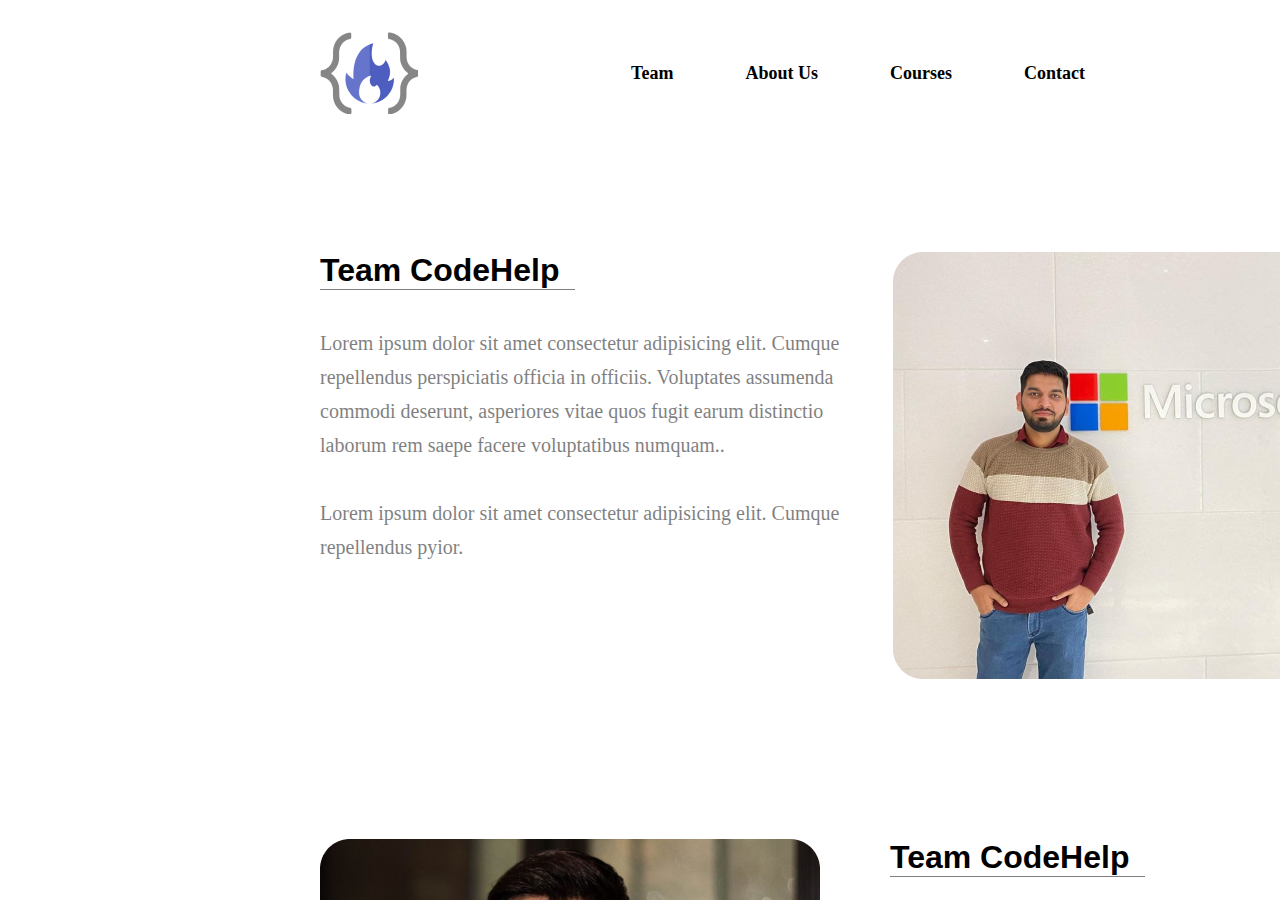
<file: codehelp-webpage/index.html>
<!DOCTYPE html>
<html lang="en">
<head>
    <meta charset="UTF-8">
    <meta http-equiv="X-UA-Compatible" content="IE=edge">
    <meta name="viewport" content="width=device-width, initial-scale=1.0">
    <title>CodeHelp</title>
    <link rel="stylesheet" href="styles.css">
</head>
<body>
    <div class="wrapper">
        <div class="container">
            <div class="hd">
                <img src="pics/Logo (1) 1.png">
                <ul class="headings">
                    <li>
                        <a href="index.html">Team</a>
                    </li>
                    <li>
                        <a href="">About Us</a>
                    </li>
                    <li>
                        <a href="">Courses</a>
                    </li>
                    <li>
                        <a href="">Contact</a>
                    </li>
                </ul>
                <button>Start a Project</button>
            </div>
            <div class="content">
                <div class="box1">
                    <div class="text">
                        <h1>Team CodeHelp</h1><br><br>
                        <p>
                            Lorem ipsum dolor sit amet consectetur adipisicing elit. Cumque repellendus perspiciatis officia in officiis. Voluptates assumenda commodi deserunt, asperiores vitae quos fugit earum distinctio laborum rem saepe facere voluptatibus numquam..
                            <br><br>
                            Lorem ipsum dolor sit amet consectetur adipisicing elit. Cumque repellendus pyior.
                        </p>
                    </div>
                    
                    <img src="pics/img1.png">
                    
                </div>
                <div class="box1">
                    <img src="pics/img2.png">

                    <div class="text">
                        <h1>Team CodeHelp</h1><br><br>
                        <p>
                            Lorem ipsum dolor sit amet consectetur adipisicing elit. Cumque repellendus perspiciatis officia in officiis. Voluptates assumenda commodi deserunt, asperiores
                            <br><br>
                            Lorem ipsum dolor sit amet consectetur adipisicing elit. Cumque repellendus perspiciatis officia in officiis. Voluptates assumenda commodi deserunt, asperiores.
                        </p>
                    </div>
                    
                    
                    
                </div>
            </div>
            <hr class="above-ft">
            <div class="ft">
                
                <div class="d1">
                    <img src="pics/Logo (1) 1.png">
                    <p class="t1" style="text-decoration-line: underline;">OUR PRIVACY POLICY</p>
                    <p class="t2">© lorem Ipsum 2023<br>
                        All Rights Reserved.</p>
                </div>
                <div class="d2">
                    <p class="t1">ADDRESS</p>
                    <p class="t2">Lorem Ipsum is simply dummy text of the printing and typesetting industry. Lorem Ipsum has</p>
                    <br>
                    <p class="t1">EMAIL</p>
                    <p class="t2">example@codehelp.com</p>
                </div>
                <div class="d3">
                    <p class="t1">MENU</p>
                    <p class="t2">
                        Team<br>About Us<br>Courses<br>Contact<br>
                    </p>
                </div>
                <div class="d4">
                    <img src="pics/social.png">
                </div>
            </div>
        </div>
    </div>
</body>
</html>
</file>
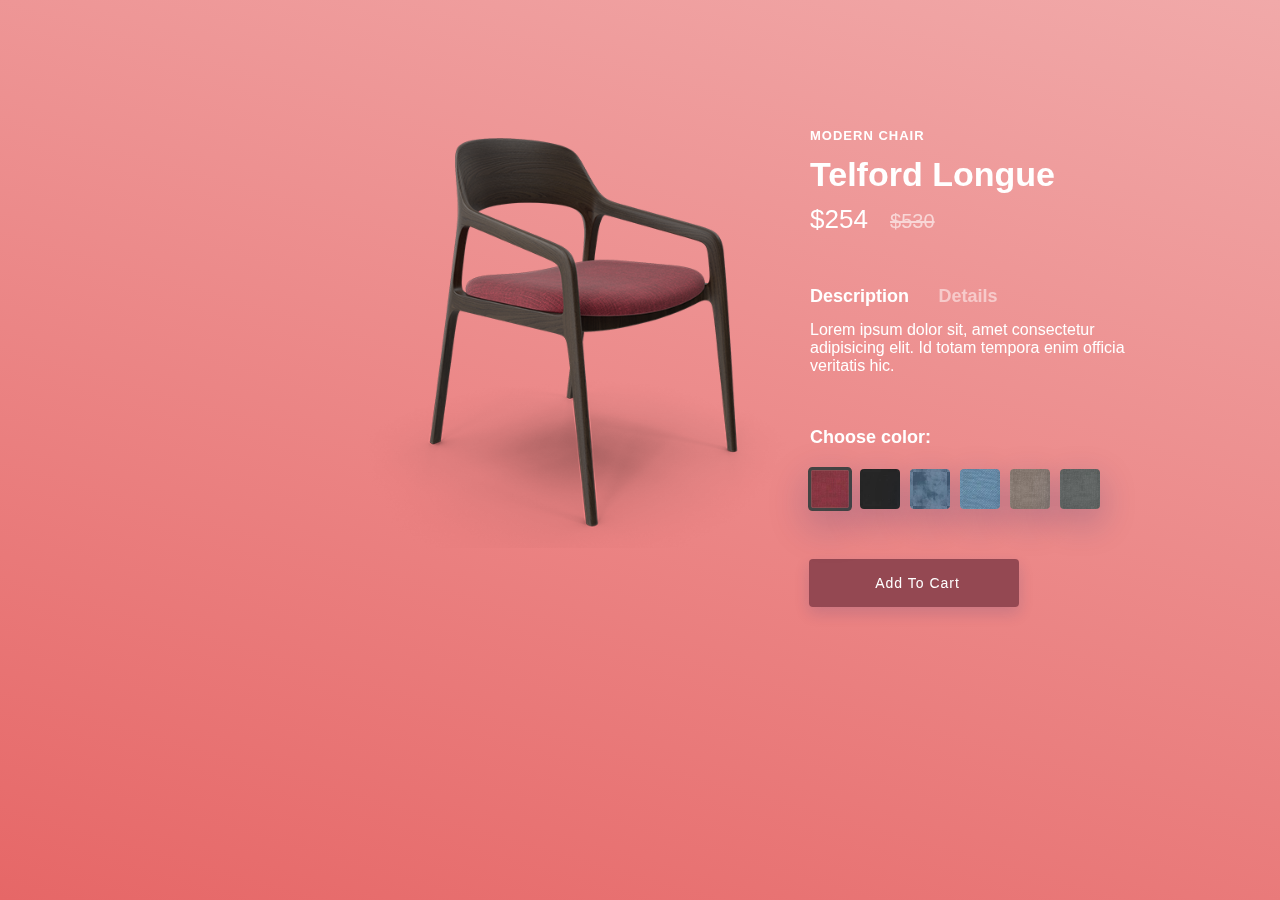
<file: modern-chair/index.html>
<!DOCTYPE html>
<html lang="en">
<head>
    <meta charset="UTF-8">
    <meta http-equiv="X-UA-Compatible" content="IE=edge">
    <meta name="viewport" content="width=device-width, initial-scale=1.0">
    <title>Modern Chair</title>
    <link rel="stylesheet" href="styles.css">
    <link rel="shortcut icon" href="./images/favicon.ico" type="image/x-icon">
</head>
<body>
    <div class="wrapper">
        <div class="container">
            <div class="right-side">
                <div class="top">
                    <div class="h1">MODERN CHAIR</div>
                    <div class="h2">Telford Longue</div>
                    <div class="money" >$254 <span>$530</span></div>
                </div>

                <div class="text-para">
                    <div class="desc-detail">
                        <input class="desc-btn" type="radio" id="desc-1" name="desc-btn" checked />
                        <label for="desc-1">Description</label>
                        <input class="desc-btn" type="radio" id="desc-2" name="desc-btn" />
                        <label for="desc-2">Details</label>

                        <div class="desc">Lorem ipsum dolor sit, amet consectetur adipisicing elit. Id totam tempora enim officia veritatis hic.</div>

                        <div class="detail">
                            <div class="detail-inline">
                                <p><span>80</span>cm<br />Length</p>
                            </div>
                            <div class="detail-inline">
                                <p><span>65</span>cm<br />Width</p>
                            </div>
                            <div class="detail-inline">
                                <p><span>90</span>cm<br />Height</p>
                            </div>
                            <div class="detail-inline">
                                <p><span>17.6</span>lbs<br />Weight</p>
                            </div>
                        </div>

                    </div>
                </div>

                <div class="choose-color">
                    <div class="color-head">Choose color:</div>
                    <div class="colors">
                        
                        <input class="color-btn for-color-1" type="radio" id="color-1" name="color-btn" checked />
                        <label class="first-color" for="color-1"></label>
                        <input class="color-btn for-color-2" type="radio" id="color-2" name="color-btn" />
                        <label class="color-2" for="color-2"></label>
                        <input class="color-btn for-color-3" type="radio" id="color-3" name="color-btn" />
                        <label class="color-3" for="color-3"></label>
                        <input class="color-btn for-color-4" type="radio" id="color-4" name="color-btn" />
                        <label class="color-4" for="color-4"></label>
                        <input class="color-btn for-color-5" type="radio" id="color-5" name="color-btn" />
                        <label class="color-5" for="color-5"></label>
                        <input class="color-btn for-color-6" type="radio" id="color-6" name="color-btn" />
                        <label class="color-6" for="color-6"></label>

                        <div class="back-color"></div>
                        <div class="back-color chair-2"></div>
                        <div class="back-color chair-3"></div>
                        <div class="back-color chair-4"></div>
                        <div class="back-color chair-5"></div>
                        <div class="back-color chair-6"></div>

                        <div class="info-wrap">
                            <a href="#" class="btn"><i class="uil uil-shopping-cart icon"></i> Add To Cart</a>
                        </div>
                        <div class="img-wrap chair-1"></div>
                        <div class="img-wrap chair-2"></div>
                        <div class="img-wrap chair-3"></div>
                        <div class="img-wrap chair-4"></div>
                        <div class="img-wrap chair-5"></div>
                        <div class="img-wrap chair-6"></div>
                    </div>
                </div>

                
            </div>
        </div>
    </div>

    
</body>
</html>
</file>
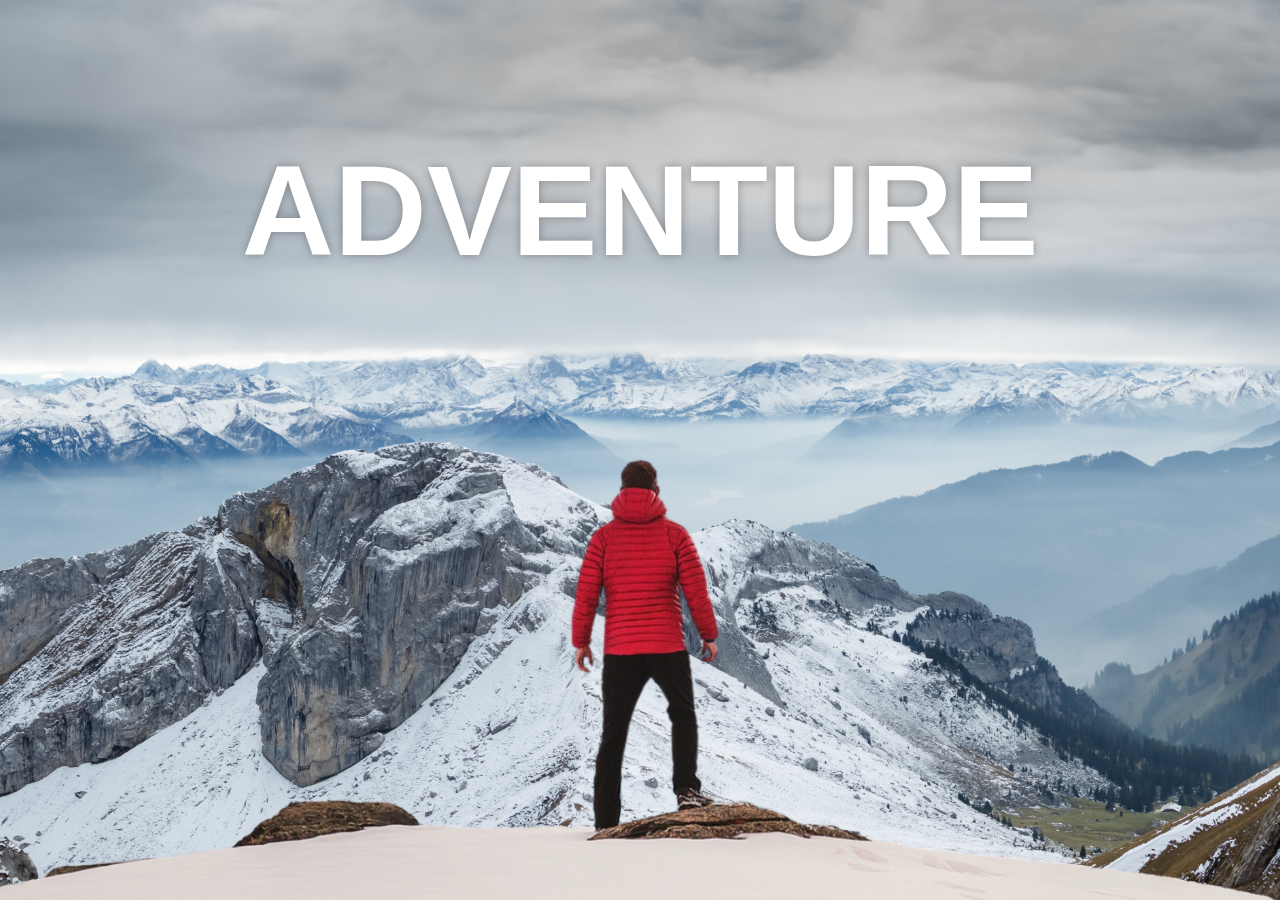
<file: parallax-website/index.html>
<!DOCTYPE html>
<html lang="en">
<head>
    <meta charset="UTF-8">
    <meta http-equiv="X-UA-Compatible" content="IE=edge">
    <meta name="viewport" content="width=device-width, initial-scale=1.0">
    <title>Document</title>
    <link rel="stylesheet" href="styles.css">
</head>
<body>
    <div id="wrapper">
        <div class="container1">
            <img class="background" src="background.png" alt="bg1">
            <img class="foreground" src="foreground.png" alt="bg2">
            <h1 class="heading">ADVENTURE</h1>
        </div>

        <section>
            <h2 class="secHeading">Adeventure Time !</h2>
            <p class="text">Lorem ipsum dolor sit amet consectetur, adipisicing elit. Qui necessitatibus commodi alias? Veritatis, eligendi nisi. Amet exercitationem, recusandae dolore corrupti laborum aperiam repellendus natus voluptatem quam atque aliquam beatae. Odit deserunt nisi optio eveniet? Aliquam possimus molestiae, ullam illum accusamus autem accusantium! Voluptate laboriosam eum saepe ex veritatis est? Numquam eaque autem labore provident dolorum, velit omnis mollitia eos adipisci!
                <br><br>
                Lorem, ipsum dolor sit amet consectetur adipisicing elit. Ad, itaque hic tempore rem eveniet sed repudiandae molestiae magnam aut quod consequatur, harum, totam beatae fugiat ipsam? Explicabo, blanditiis quod similique fugiat fugit ea expedita deleniti doloribus, delectus perferendis, tempore amet maiores libero sapiente voluptatem reprehenderit? Illum alias commodi cupiditate corporis mollitia ab quaerat, ipsum est excepturi vitae a sunt optio.</p>
            
            <div class="bg bg1">
                <h2 class="desc">BIKING</h2>
            </div>
            <p class="text">Lorem ipsum dolor sit amet consectetur, adipisicing elit. Qui necessitatibus commodi alias? Veritatis, eligendi nisi. Amet exercitationem, recusandae dolore corrupti laborum aperiam repellendus natus voluptatem quam atque aliquam beatae. Odit deserunt nisi optio eveniet? Aliquam possimus molestiae, ullam illum accusamus autem accusantium! Voluptate laboriosam eum saepe ex veritatis est? Numquam eaque autem labore provident dolorum, velit omnis mollitia eos adipisci!
                <br><br>
                Lorem, ipsum dolor sit amet consectetur adipisicing elit. Ad, itaque hic tempore rem eveniet sed repudiandae molestiae magnam aut quod consequatur, harum, totam beatae fugiat ipsam? Explicabo, blanditiis quod similique fugiat fugit ea expedita deleniti doloribus, delectus perferendis, tempore amet maiores libero sapiente voluptatem reprehenderit? Illum alias commodi cupiditate corporis mollitia ab quaerat, ipsum est excepturi vitae a sunt optio.</p>

            

            <div class="bg bg2">
                <h2 class="desc">PARA GLIDING</h2>
            </div>
            <p class="text">Lorem ipsum dolor sit amet consectetur, adipisicing elit. Qui necessitatibus commodi alias? Veritatis, eligendi nisi. Amet exercitationem, recusandae dolore corrupti laborum aperiam repellendus natus voluptatem quam atque aliquam beatae. Odit deserunt nisi optio eveniet? Aliquam possimus molestiae, ullam illum accusamus autem accusantium! Voluptate laboriosam eum saepe ex veritatis est? Numquam eaque autem labore provident dolorum, velit omnis mollitia eos adipisci!
                <br><br>
                Lorem, ipsum dolor sit amet consectetur adipisicing elit. Ad, itaque hic tempore rem eveniet sed repudiandae molestiae magnam aut quod consequatur, harum, totam beatae fugiat ipsam? Explicabo, blanditiis quod similique fugiat fugit ea expedita deleniti doloribus, delectus perferendis, tempore amet maiores libero sapiente voluptatem reprehenderit? Illum alias commodi cupiditate corporis mollitia ab quaerat, ipsum est excepturi vitae a sunt optio.</p>

            

            <div class="bg bg3">
                <h2 class="desc">SURFING</h2>
            </div>
            <p class="text">Lorem ipsum dolor sit amet consectetur, adipisicing elit. Qui necessitatibus commodi alias? Veritatis, eligendi nisi. Amet exercitationem, recusandae dolore corrupti laborum aperiam repellendus natus voluptatem quam atque aliquam beatae. Odit deserunt nisi optio eveniet? Aliquam possimus molestiae, ullam illum accusamus autem accusantium! Voluptate laboriosam eum saepe ex veritatis est? Numquam eaque autem labore provident dolorum, velit omnis mollitia eos adipisci!
                <br><br>
                Lorem, ipsum dolor sit amet consectetur adipisicing elit. Ad, itaque hic tempore rem eveniet sed repudiandae molestiae magnam aut quod consequatur, harum, totam beatae fugiat ipsam? Explicabo, blanditiis quod similique fugiat fugit ea expedita deleniti doloribus, delectus perferendis, tempore amet maiores libero sapiente voluptatem reprehenderit? Illum alias commodi cupiditate corporis mollitia ab quaerat, ipsum est excepturi vitae a sunt optio.</p>
            
        </section>
    </div>
</body>
</html>
</file>
<file: codehelp-webpage/styles.css>
@font-face {
    font-family: 'Raleway', sans-serif;
    src: url(Raleway-Regular.ttf);
}

*{
    padding: 0;
    margin: 0;
    box-sizing: border-box;
    font-family: "Raleway";
}

.wrapper{
    overflow-x: hidden;
    overflow-y: auto;
    background-color: #FFFFFF;
    height: 100vh;
}

.container{
    display: grid;
    /* margin: 0 5em; */
    /* flex-wrap: wrap; */
    /* border: 2px solid black; */
    grid-template-columns: 1;
    /* grid-template-columns : repeat(auto-fit, minmax(280px, 1fr)); */
    /* grid-template-rows: 2fr 46fr 1fr; */
    grid-auto-rows: auto;
    grid-gap: 10px;
}

.container .hd{
    /* padding: 20px; */
    /* margin-top: 2em; */
    padding: 0em 15em 0em 15em ;
    margin: 2em 5em 8em 5em;
    display: flex;
    flex-wrap: wrap;
    justify-content: space-between;
}
.container .hd .img{
    align-items: left;
}

.container .hd .headings{
    display: flex;
    /* flex-wrap: wrap; */
    gap: 4em;
    align-items: center;
    font-family: 'Raleway';
    font-style: normal;
    font-weight: 600;
    font-size: 18px;
    line-height: 20px;
    list-style-type: none;
    list-style: none;
    

}

.container .hd .headings li a{
    color: black;
    text-decoration: none;
}

.container .hd .headings li a:hover{
    text-decoration: none;
    color: #4E5DC0;
    border-bottom: 2px solid #4E5DC0 ;
    padding-bottom: 3px;
}


.container .hd button{
    width: 109px;
    height: 24px;
    left: 1233px;
    top: 68px;

    font-family: 'Raleway';
    font-style: normal;
    font-weight: 700;
    font-size: 16px;
    line-height: 24px;
    color: #FFFFFF;

    width: 165px;
    height: 54px;
    left: 1205px;
    top: 54px;
    border: 0px;
    background: #4E5DC0;
    border-radius: 5px;
}

.hd hr{
    border: 1px solid #4E5DC0;
    width: 37px;
    height: 0px;
    transform: translateX(2px) translateY(5px);
}

.container .content{
    display: flex;
    flex-direction: column;
    gap: 10em;
}

.container .content .box1{
    display: flex;
    margin: 0em 20em;
    justify-content: space-between;
    /* gap: 50px; */
}

.container .content .box1 p{
    height: 272px;
    width: 573px;
    font-size: 20px;
    font-weight: 500;
    line-height: 34px;
    letter-spacing: 0em;
    text-align: left;
    color: #000000;
    opacity: 0.5;


}
.container .content .box1 h1{
    font-family:'Roboto',flex, sans-serif;
    width: 255px;
    /* height: 0px; */
    border-bottom: 1px solid rgba(0, 0, 0, 0.5);
}
.ft{
    display: flex;
    justify-content: space-around;
    padding: 0em 5em 0em 5em ;
    margin: 8em 5em 5em 5em;
}
.ft .t1{
    font-family: 'Raleway';
    font-style: normal;
    font-weight: 700;
    font-size: 16px;
    line-height: 32px;
    /* identical to box height, or 200% */

    letter-spacing: 3px;
    text-transform: uppercase;

    color: #4E5DC0;
}
.ft .t2{
    font-family: 'Raleway';
    font-style: normal;
    font-weight: 500;
    font-size: 16px;
    line-height: 32px;
    /* or 200% */
    width: 310px;

    color: #999999;
}
.d1, .d2, .d3{
    display: flex;
    flex-direction: column;
    gap: 20px;
}
.d1 img{
    width: 30%;
}

.above-ft{
    margin-top: 8em;
    border: 1px solid #E5E5E5;
}
</file>
<file: modern-chair/styles.css>
*, *::before, *::after{
    padding: 0;
    margin: 0;
    box-sizing: border-box;
    font-family: "Poppins", sans-serif;
}

.wrapper{
    overflow-y: auto;
    overflow-x: hidden;
    height: 100vh;
    
}

.absolute{
    position: absolute;
}

.container{
    display: flex;
    width: fit-content;
    justify-content: center;
    margin: 8em auto;
}

.img-wrap {
    position: absolute;
    top: 10px;
    left: -30em;
    width: 500px;
    height: 410px;
    display: inline-block;
    z-index: 9;
    transition: all 550ms linear;
    transition-delay: 100ms;
    background-position: center top;
    background-size: 100%;
    background-repeat: no-repeat;
    background-image: url("./images/chair1.png");
    opacity: 0;
    
  }

  @keyframes shake {
    10%,
    90% {
      transform: translate3d(-1px, 0, 0) rotate(-1deg);
    }
    20%,
    80% {
      transform: translate3d(2px, 0, 0) rotate(2deg);
    }
    30%,
    50%,
    70% {
      transform: translate3d(-3px, 0, 0) rotate(-3deg);
    }
    40%,
    60% {
      transform: translate3d(3px, 0, 0) rotate(3deg);
    }
  }
  
  
  .for-color-1:checked ~ .img-wrap.chair-1 {
    opacity: 1;
    animation: shake 0.7s cubic-bezier(0.36, 0.07, 0.19, 0.97) both;
  }
  .img-wrap.chair-2 {
    background-image: url("./images/chair2.png");
  }
  .for-color-2:checked ~ .img-wrap.chair-2 {
    opacity: 1;
    animation: shake 0.7s cubic-bezier(0.36, 0.07, 0.19, 0.97) both;
  }
  .img-wrap.chair-3 {
    background-image: url("./images/chair3.png");
  }
  .for-color-3:checked ~ .img-wrap.chair-3 {
    opacity: 1;
    animation: shake 0.7s cubic-bezier(0.36, 0.07, 0.19, 0.97) both;
  }
  .img-wrap.chair-4 {
    background-image: url("./images/chair4.png");
  }
  .for-color-4:checked ~ .img-wrap.chair-4 {
    opacity: 1;
    animation: shake 0.7s cubic-bezier(0.36, 0.07, 0.19, 0.97) both;
  }
  .img-wrap.chair-5 {
    background-image: url("./images/chair5.png");
  }
  .for-color-5:checked ~ .img-wrap.chair-5 {
    opacity: 1;
    animation: shake 0.7s cubic-bezier(0.36, 0.07, 0.19, 0.97) both;
  }
  .img-wrap.chair-6 {
    background-image: url("./images/chair6.png");
  }
  .for-color-6:checked ~ .img-wrap.chair-6 {
    opacity: 1;
    animation: shake 0.7s cubic-bezier(0.36, 0.07, 0.19, 0.97) both;
  }

.container .right-side{
    display: flex;
    position: relative;
    flex-direction: column;
    gap: 20px ;
    margin-left: 40em;
}

.right-side .top .h1{
    font-weight: 700;
    text-transform: uppercase;
    letter-spacing: 1px;
    font-size: 13px;
    line-height: 1.2;
    color: #fff;
    margin-top: 0;
    margin-bottom: 10px;
}

.right-side .top .h2{
    font-weight: 800;
    font-size: 34px;
    line-height: 1.2;
    color: #fff;
    margin-top: 0;
    margin-bottom: 10px;
}

.right-side .top .money{
    font-weight: 500;
    font-size: 26px;
    line-height: 1.2;
    color: #fff;
    margin-top: 0;
    margin-bottom: 30px;
}

.money span{
    text-decoration: line-through;
    font-size: 20px;
    opacity: 0.6;
    padding-left: 15px;
}

.desc-detail{
    position: relative;
}

.desc-btn:checked + label,
.desc-btn:not(:checked) + label {
  position: relative;
  transition: all 200ms linear;
  display: inline-block;
  border: none;
  cursor: pointer;
  color: #ffeba7;
  font-family: "Poppins", sans-serif;
  font-weight: 600;
  font-size: 18px;
  line-height: 1.2;
  color: #fff;
  margin-right: 25px;
  opacity: 0.5;
}
.desc-btn:checked + label {
  opacity: 1;
}
.desc-btn:not(:checked) + label:hover {
  opacity: 0.8;
}

.desc-sec {
  padding-top: 20px;
  padding-bottom: 30px;
  margin-bottom: 50px;
  
  opacity: 0;
  overflow: hidden;
  pointer-events: none;
  
}
.desc {
    position: absolute;
    opacity: 0;
    top: 25px;
    left: 0;
    width: 21em;
    z-index: 2;
    transition: all 250ms linear;
    transform: translateY(20px);
    color: white;
    font-weight: 400;
    margin-top: 10px;
  }
.detail{
    position: absolute;
    display: flex;
    opacity: 0;
    top: 25px;
    left: 0;
    width: 21em;
    z-index: 2;
    transition: all 250ms linear;
    transform: translateY(20px);
    color: white;
    margin-top: 10px;
}
#desc-1:checked ~ .desc {
  opacity: 1;
  pointer-events: auto;
  transform: translateY(00);
}
#desc-2:checked ~ .detail {
  opacity: 1;
  pointer-events: auto;
  transform: translateY(0);
}

.detail-inline {
    position: relative;
    display: inline-block;
    margin-right: 20px;
    font-weight: 400;
  }
.detail-inline p span {
font-size: 30px;
line-height: 1.1;
font-weight: 400;
}

.choose-color{
    margin-top: 100px;
}

.choose-color .color-head{
    font-family: "Poppins", sans-serif;
  font-weight: 600;
  font-size: 18px;
  line-height: 1.2;
  color: #fff;
  margin-top: 0;
  margin-bottom: 20px;
}


[type="radio"]:checked,
[type="radio"]:not(:checked) {
  /* position: absolute; */
  display: none;
}

.colors{
    display: flex;
    gap: 10px;
}

.color-btn:checked + label,
.color-btn:not(:checked) + label {
  position: relative;
  /* display: flex; */
  height: 40px;
  width: 40px;
  transition: all 200ms linear;
  border-radius: 4px;
  
  overflow: hidden;
  border: none;
  cursor: pointer;
  color: #ffeba7;
  /* margin-right: 10px; */
  box-shadow: 0 12px 35px 0 rgba(16, 39, 112, 0.25);
  /* z-index: 10; */
  background-position: center;
  background-size: cover;
  border: 3px solid transparent;
}

.color-btn:checked + label {
  border-color: #434343;
  transform: scale(1.1);
}

.first-color {
    /* margin-left: 500px; */
    background-image: url("./images/color1.jpg");
  }
  label.color-2 {
    background-image: url("./images/color2.jpg");
  }
  label.color-3 {
    background-image: url("./images/color3.jpg");
  }
  label.color-4 {
    background-image: url("./images/color4.jpg");
  }
  label.color-5 {
    background-image: url("./images/color5.jpg");
  }
  label.color-6 {
    background-image: url("./images/color6.jpg");
  }

.back-color {
    position: fixed;
    top: 0;
    left: 0;
    width: 100%;
    height: 100%;
    display: block;
    z-index: -1;
    background-image: linear-gradient(196deg, #f1a9a9, #e66767);
    transition: all 250ms linear;
    transition-delay: 300ms;
  }
  .back-color.chair-2 {
    background-image: linear-gradient(196deg, #4c4c4c, #262626);
    opacity: 0;
  }
  .for-color-2:checked ~ .back-color.chair-2 {
    opacity: 1;
  }
  .back-color.chair-3 {
    background-image: linear-gradient(196deg, #8a9fb2, #5f7991);
    opacity: 0;
  }
  .for-color-3:checked ~ .back-color.chair-3 {
    opacity: 1;
  }
  .back-color.chair-4 {
    background-image: linear-gradient(196deg, #97afc3, #6789a7);
    opacity: 0;
  }
  .for-color-4:checked ~ .back-color.chair-4 {
    opacity: 1;
  }
  .back-color.chair-5 {
    background-image: linear-gradient(196deg, #afa6a0, #8c7f76);
    opacity: 0;
  }
  .for-color-5:checked ~ .back-color.chair-5 {
    opacity: 1;
  }
  .back-color.chair-6 {
    background-image: linear-gradient(196deg, #aaadac, #838786);
    opacity: 0;
  }
  .for-color-6:checked ~ .back-color.chair-6 {
    opacity: 1;
  }

  .btn {
    position: absolute;
    font-family: "Poppins", sans-serif;
    font-weight: 500;
    font-size: 14px;
    line-height: 2;
    height: 48px;
    border-radius: 4px;
    width: 210px;
    letter-spacing: 1px;
    display: inline-flex;
    align-items: center;
    justify-content: center;
    border: none;
    cursor: pointer;
    overflow: hidden;
    background-color: transparent;
    color: #fff;
    box-shadow: 0 6px 15px 0 rgba(16, 39, 112, 0.15);
    transition: all 250ms linear;
    text-decoration: none;
    margin-top: 90px;
    margin-left: -21.5em;
  }
  .icon {
    padding-right: 7px;
    font-size: 20px;
  }
  .btn:before {
    position: absolute;
    top: 0;
    left: 0;
    width: 100%;
    height: 100%;
    content: "";
    z-index: -1;
    background-color: #944852;
    transition: background-color 250ms 300ms ease;
  }
  .btn:hover {
    box-shadow: 0 12px 35px 0 rgba(16, 39, 112, 0.25);
    background-color: #333;
  }
  .for-color-2:checked ~ .info-wrap .btn:before {
    background-color: #1a1a1a;
  }
  .for-color-3:checked ~ .info-wrap .btn:before {
    background-color: #40566e;
  }
  .for-color-4:checked ~ .info-wrap .btn:before {
    background-color: #5e89b2;
  }
  .for-color-5:checked ~ .info-wrap .btn:before {
    background-color: #8c7f76;
  }
  .for-color-6:checked ~ .info-wrap .btn:before {
    background-color: #5d6160;
  }
</file>
<file: parallax-website/styles.css>
*{
    padding: 0;
    margin: 0;
    box-sizing: border-box;
    font-family: sans-serif;
}

@font-face {
    font-family: Rubik;
    font-size: 24px;
    src: url(Rubik-Bold.ttf);
}

::-webkit-scrollbar {
    width: 10px;
  }

::-webkit-scrollbar-track {
    background: rgb(179, 177, 177);
    border-radius: 10px;
}

::-webkit-scrollbar-thumb {
    background: rgb(136, 136, 136);
    border-radius: 10px;
  }

::-webkit-scrollbar-thumb:hover {
    background: rgb(100, 100, 100);
    border-radius: 10px;
  }

::-webkit-scrollbar-thumb:active {
    background: rgb(68, 68, 68);
    border-radius: 10px;
  }

#wrapper{
    height: 100vh;
    
    overflow-x: hidden;
    overflow-y: auto;
    perspective: 10px;
}
.container1{
    position: relative;
    display: flex;
    justify-content: center;
    align-items: center;
    height: 100%;
    transform-style: preserve-3d;
    z-index: -1;
}
.background, .foreground{
    position: absolute;
    height: 100%;
    width: 100%;
    z-index: -1;
    object-fit: cover;
}
.background{
    transform: translateZ(-40px) scale(6);
}
.foreground{
    transform: translateZ(-20px) scale(3);
}

.heading{
    font-family: sans-serif;
    font-weight: bold;
    color: white;
    font-size: 10vw;
    position: absolute;
    text-shadow: 0 0 10px rgb(0 0 0 / 30%);
    transform: translateY(-240px);
}

section{
    background-color: rgb(45,45,45);
    color: white;
    padding: 5rem 0;
}

.secHeading{
    font-size: 5rem;
    padding: 0 10rem;
}

.bg{
    position: relative;
    width: 100%;
    background-attachment: fixed;
    background-size: cover;
    background-position: center;
    height: 500px;
    display: flex;
    align-items: center;
    justify-content: center;
}

.bg1{
    background-image: url(sport-1.jpg);
}

.bg2{
    background-image: url(sport-2.jpg);
}
.bg3{
    background-image: url(sport-3.jpg);
}

.desc{
    font-size: 3.5rem;
    position: absolute;
    background-color: white;
    color: black;
    box-sizing: border-box;
    padding: 1.5rem;
    
}

.text{
    font-size: 24px;
    margin-top: 80px;
    margin-bottom: 80px;
    padding-left: 160px;
    padding-right: 160px;
}
</file>
